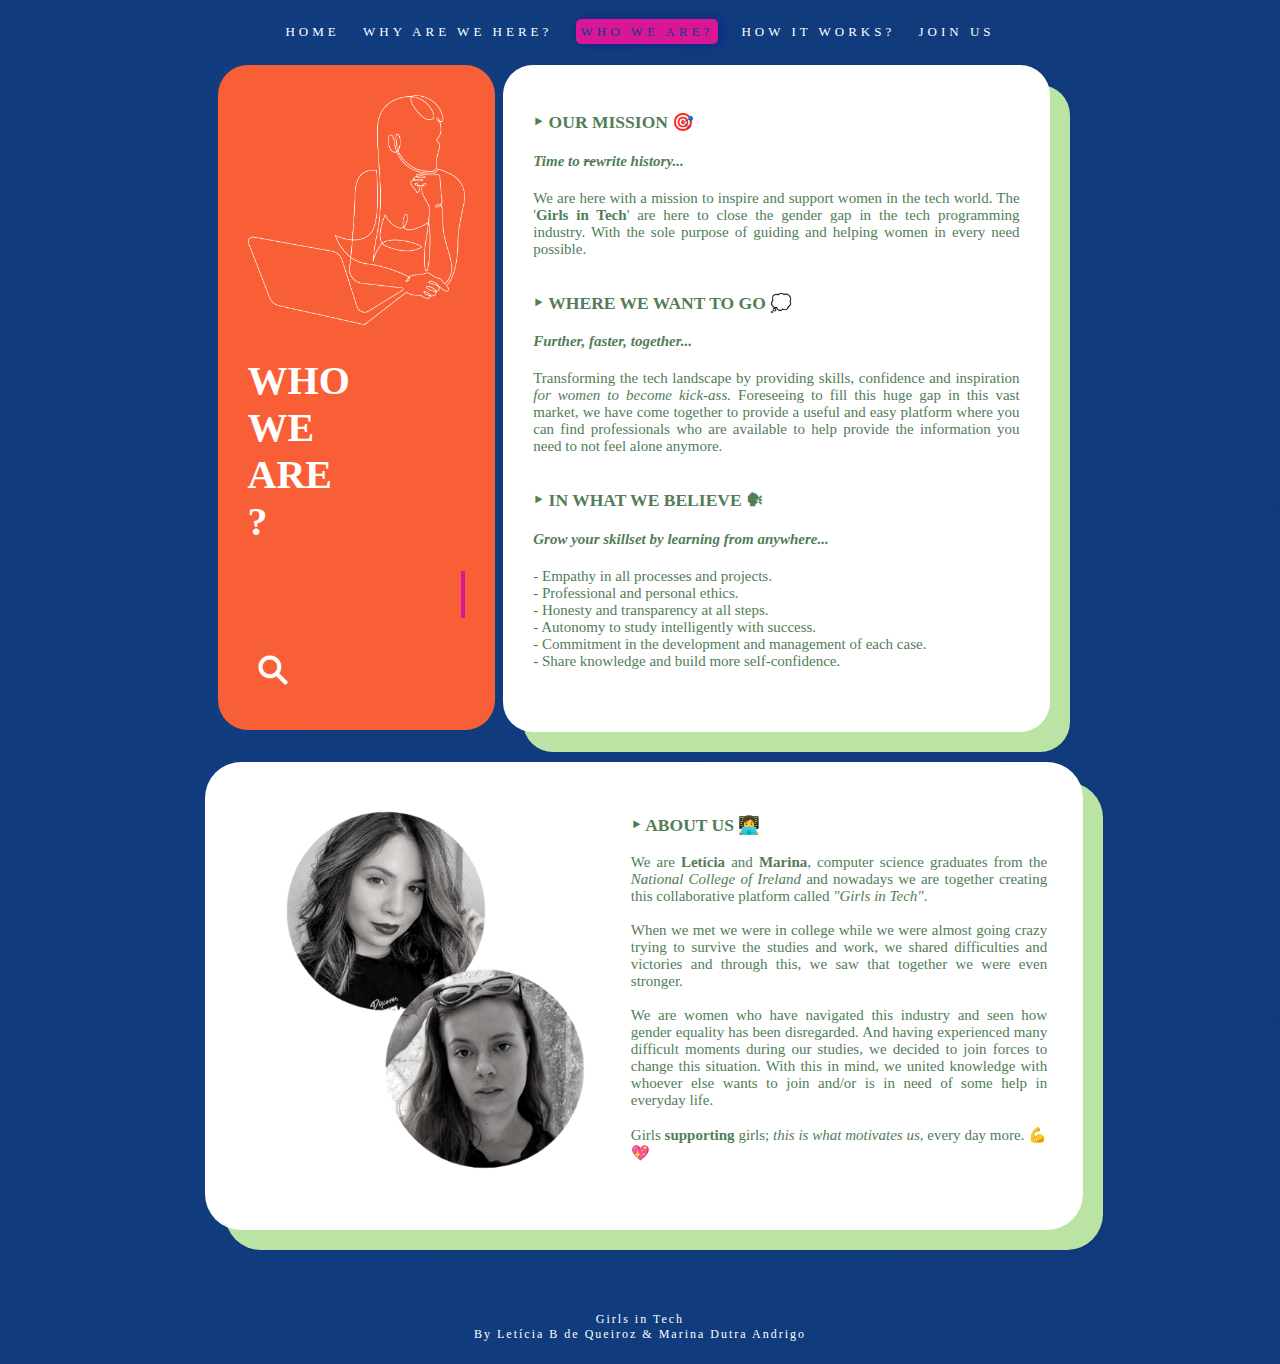
<file: wholeticia.html>
<!DOCTYPE html>

<html lang="en">
  <head>
    <title>Who we are</title>

    <meta charset="UTF-8" />
    <meta name="viewport" content="width=device-width, initial-scale=1.0" />
    <link rel="stylesheet" href="stylesheet.css" />
  </head>

  <body>
    <!-- animation bg -->
      <div class="grid-container-index">
        <div class="header">
          <nav id="nav">
            <ul class="nav navbar-nav">
              <li><a href="index.html">HOME</a></li>
              <li><a href="whymarina.html">WHY ARE WE HERE?</a></li>
              <li class="active"><a href="wholeticia.html">WHO WE ARE?</a></li>
              <li><a href="howleticia.html">HOW IT WORKS?</a></li>
              <li><a href="joinmarina.html">JOIN US</a></li>
            </ul>
          </nav>
        </div>

        <div class="middle flex">
            <div>
                <!-- icon part of the page with the logo for memorise for the user -->
          <div id="search-tittle2">
            <img src="iconwhite.png" alt="logo" width="100%" />
            <h1>WHO<br />WE<br />ARE<br />?</h1>
            <h1><br /></h1>
            <img src="search.png" alt="search_icon" height="50" />
          </div>
          <!-- mission, vision and values of the brand -->
          <div id="scenario3">
            <p>
              <h3><strong>‣ OUR MISSION 🎯</strong></h3>

              <p><h4><em>Time to <strike>re</strike>write history...</em></h4></p>

              We are here with a mission to inspire and support women in the
              tech world. The '<strong>Girls in Tech</strong>' are here to close
              the gender gap in the tech programming industry. With the sole
              purpose of guiding and helping women in every need possible.<br /><br />

              <h3><strong>‣ WHERE WE WANT TO GO 💭</strong></h3>

              <p><h4><em>Further, faster, together...</em></h4></p>

              Transforming the tech landscape by providing skills, confidence
              and inspiration <em>for women to become kick-ass.</em> Foreseeing
              to fill this huge gap in this vast market, we have come together to provide
              a useful and easy platform where you can find professionals who are
              available to help provide the information you need to not feel alone anymore. 
              <br /><br />

              <h3><strong>‣ IN WHAT WE BELIEVE 🗣</strong></h3>

              <p><h4><em>Grow your skillset by learning from anywhere...</em></h4></p>

              - Empathy in all processes and projects. <br>
              - Professional and personal ethics. <br>
              - Honesty and transparency at all steps. <br>
              - Autonomy to study intelligently with success. <br>
              - Commitment in the development and management of each case. <br>
              - Share knowledge and build more self-confidence.
              <br /><br />

        
            </p>
          </div>
          </div>
          <!-- description of the of the creators -->
          <div id="scenario4">
            <img id="stem2" src="juntas.png" alt="owners"> <h3><strong>‣ ABOUT US 👩‍💻</strong></h3>

            <p>
              We are <strong>Letícia</strong> and <strong>Marina</strong>, computer science graduates from the 
              <em>National College of Ireland</em> and nowadays we are together creating
              this collaborative platform called <em>"Girls in Tech"</em>.
              <br><br>
              When we met we were in college while we were
              almost going crazy trying to survive the studies and work, 
              we shared difficulties and victories and
              through this, we saw that together we were even stronger.
              <br><br>
              We are women who have navigated this industry and seen how gender equality has been disregarded.
              And having experienced many difficult moments during our studies,
              we decided to join forces to change this situation.
              With this in mind, we united knowledge with whoever else wants to join and/or is
              in need of some help in everyday life.
              <br><br>
              Girls <strong>supporting</strong> girls; <em>this is what motivates us</em>, every day more. 💪💖 <br /><br />
            </p>
          </div>
        </div>
        <!-- footer -->
        <div class="footer">
          <p>
            <br /><br />
            Girls in Tech <br />
            By Letícia B de Queiroz & Marina Dutra Andrigo
          </p>
        </div>
      </div>
    </div>
  </body>
</html>
</file>
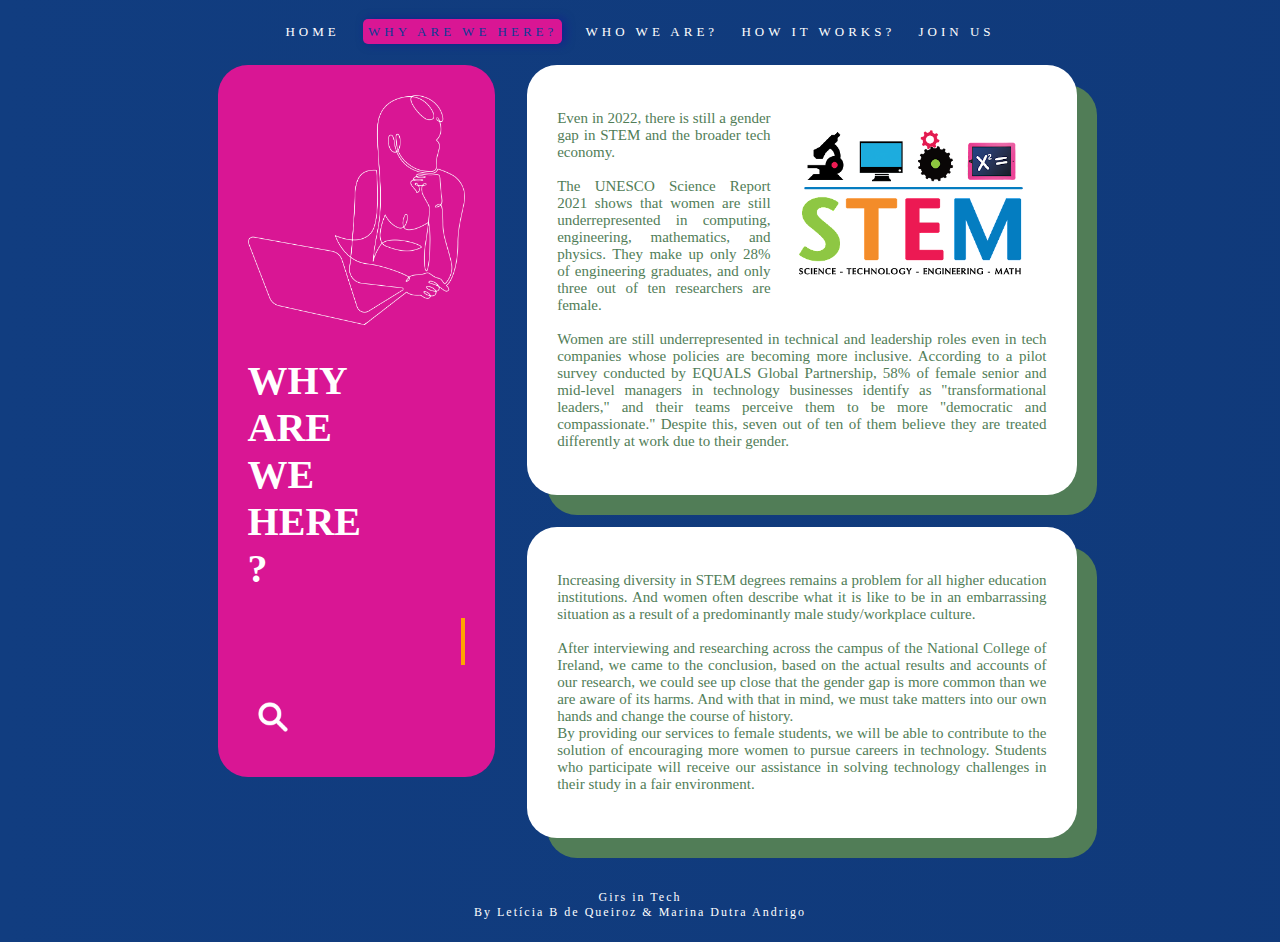
<file: whymarina.html>
<!DOCTYPE html>

<html lang="en">
  <head>
    <title>Why Girls in Tech</title>

    <meta charset="UTF-8" />
    <meta name="viewport" content="width=device-width, initial-scale=1.0" />
    <link rel="stylesheet" href="stylesheet.css" />
  </head>

  <body>
      <!-- animation bg -->
      <div class="grid-container-index">
        <div class="header">
          <nav id="nav">
            <ul class="nav navbar-nav">
              <li><a href="index.html">HOME</a></li>
              <li class="active">
                <a href="whymarina.html">WHY ARE WE HERE?</a>
              </li>
              <li><a href="wholeticia.html">WHO WE ARE?</a></li>
              <li><a href="howleticia.html">HOW IT WORKS?</a></li>
              <li><a href="joinmarina.html">JOIN US</a></li>
            </ul>
          </nav>
        </div>
        <!-- icon part of the page with the logo for memorise for the user -->
        <div class="middle">
          <div id="search-tittle">
            <img src="iconwhite.png" alt="logo" width="100%" />
            <h1>WHY<br />ARE<br />WE<br />HERE<br />?</h1>
            <h1><br /></h1>
            <img src="search.png" alt="search_icon" height="50" />
          </div>
          <div id="wrapper2">
            <div id="scenario1">
              <img id="stem" src="stem.png" alt="search_icon" />
              <p>
                Even in 2022, there is still a gender gap in STEM and the
                broader tech economy.<br /><br />

                The UNESCO Science Report 2021 shows that women are still
                underrepresented in computing, engineering, mathematics, and
                physics. They make up only 28% of engineering graduates, and
                only three out of ten researchers are female.<br /><br />

                Women are still underrepresented in technical and leadership
                roles even in tech companies whose policies are becoming more
                inclusive. According to a pilot survey conducted by EQUALS
                Global Partnership, 58% of female senior and mid-level managers
                in technology businesses identify as "transformational leaders,"
                and their teams perceive them to be more "democratic and
                compassionate." Despite this, seven out of ten of them believe
                they are treated differently at work due to their gender.
              </p>
            </div>

            <div id="scenario2">
              <p>
                Increasing diversity in STEM degrees remains a problem for all
                higher education institutions. And women often describe what it
                is like to be in an embarrassing situation as a result of a
                predominantly male study/workplace culture. <br /><br />
                After interviewing and researching across the campus of the
                National College of Ireland, we came to the conclusion, based on
                the actual results and accounts of our research, we could see up
                close that the gender gap is more common than we are aware of
                its harms. And with that in mind, we must take matters into our
                own hands and change the course of history.<br />
                By providing our services to female students, we will be able to
                contribute to the solution of encouraging more women to pursue
                careers in technology. Students who participate will receive our
                assistance in solving technology challenges in their study in a
                fair environment.
              </p>
            </div>
          </div>
        </div>

        <div class="footer">
          <p>
            <br /><br />
            Girs in Tech <br />
            By Letícia B de Queiroz & Marina Dutra Andrigo
          </p>
        </div>
      </div>
    </div>
  </body>
</html>
</file>
<file: stylesheet.css>
body {
  margin: 0;
  padding: 0;
  border: 0;
  font-family: Kallisto;
  text-align: center;
  height: 100%;
  background: linear-gradient(to right, rgb(17, 61, 128), rgb(0, 3, 33));
  background-size: 1800% 1800%;
  animation: animate-background 8s infinite ease-in-out;
}

@keyframes animate-background {
  0% {
    background-position: 0 50%;
  }
  50% {
    background-position: 100% 50%;
  }
  100% {
    background-position: 0 50%;
  }
}
.ball {
  position: absolute;
  border-radius: 100%;
  opacity: 0.2;
}

.grid-container-index {
  flex: 30%;
  display: grid;
  grid-template-areas:
    "header header header"
    "middle middle middle"
    "footer footer footer";
  grid-template-rows: 1fr 1fr 1fr;
  /* background: linear-gradient(45deg, rgb(25, 72, 144), rgb(0, 3, 33)); */
  color: #fff;
  margin: 0;
  padding: 0;
  border: 0;
  width: 100%;
  max-height: 100vh;
}

.header {
  grid-area: header;
  height: 10%;
  width: 100%;
}

.middle {
  grid-area: middle;
  width: 100%;
  height: auto;
}

.flex {
  display: flex;
  flex-direction: column;
  justify-content: center;
}

.footer {
  grid-area: footer;
  align-self: end;
  font-size: 12px;
  padding: 10px;
  letter-spacing: 2px;
  /* grid-area: footer;
  text-align: bottom;
  font-size: 12px;
  color: white;
  height: 10%;
  width: 100%;
  display: block; */
}

#nav {
  width: 100%;
  height: auto;
  text-align: center;
  margin-bottom: 0;
  border: 0;
  font-size: 15px !important;
  line-height: 1.42857143 !important;
  letter-spacing: 4px;
  border-radius: 0;
}

#nav ul {
  padding: 10px;
  text-align: center;
  font-size: 13px;
}

.nav li a:hover,
.nav li.active a {
  color: #0c3a96 !important;
  box-shadow: 3px 0px 10px #1407a180;
  background-color: #d91694 !important;
  border-radius: 5px;
  border: 20px;
  transition: color 1s;
  padding: 5px;
}
.nav-default .navbar-toggle {
  border-color: transparent;
  color: #fff !important;
}

#nav li {
  display: inline;
  padding: 8px;
}
#nav li a {
  border: 20px;
  color: white;
  text-decoration: none;
}

.grid-container-index > div > img {
  width: 70%;
  /* height: auto; */
  object-fit: cover;
}
/* topico do why com a logo */
#search-tittle {
  background-color: #d91694;
  color: white;
  display: block;
  float: left;
  text-align: left;
  font-size: 20px;
  border-radius: 30px;
  height: auto;
  padding: 30px;
  margin: 0 2rem 2rem 2rem;
}
/* topico do who com a logo */
#search-tittle2 {
  display: flex;
  background-color: #f85f36;
  color: white;
  display: block;
  float: left;
  text-align: left;
  font-size: 20px;
  border-radius: 30px;
  height: auto;
  padding: 30px;
  margin: 0 2rem 2rem 2rem;
}

#search-tittle2 > h1 {
  text-align: center;
}

@media (min-width: 1024px) {
  #search-tittle {
    width: 17%;
    height: auto;
    padding: 30px;
    margin-left: 17%;
  }

  #search-tittle2 {
    display: flex;
    background-color: #f85f36;
    color: white;
    display: block;
    float: left;
    text-align: left;
    font-size: 20px;
    border-radius: 30px;
    width: 17%;
    height: auto;
    padding: 30px;
    margin: 0 0 0 17%;
  }

  #search-tittle2 > h1 {
    text-align: left;
  }
}

/* The typewriter cursor effect who*/
#search-tittle2 h1:nth-child(3) {
  border-right: 0.1em solid #d91694;
  animation: blink-carett 0.75s step-end infinite;
}
@keyframes blink-carett {
  from,
  to {
    border-color: transparent;
  }
  50% {
    border-color: #d91694;
  }
}
/* The typewriter cursor effect why */
#search-tittle h1:nth-child(3) {
  border-right: 0.1em solid orange;
  animation: blink-caret 0.75s step-end infinite;
}
@keyframes blink-caret {
  from,
  to {
    border-color: transparent;
  }
  50% {
    border-color: orange;
  }
}
/* topico do who com a logo */
#search-tittle3 {
  display: flex;
  background-color: #517d57;
  color: white;
  display: block;
  float: left;
  text-align: left;
  font-size: 20px;
  border-radius: 30px;
  width: 17%;
  height: auto;
  padding: 30px;
  margin-left: 17%;
}
/* The typewriter cursor effect who*/
#search-tittle3 h1:nth-child(3) {
  border-right: 0.1em solid #bbe3a3;
  animation: blink-carett 0.75s step-end infinite;
}
@keyframes blink-carett {
  from,
  to {
    border-color: transparent;
  }
  50% {
    border-color: #bbe3a3;
  }
}

/* quadrado why conteudo */
#scenario1 {
  background-color: white;
  color: #517d57;
  padding: 30px;
  border-radius: 30px;
  box-shadow: 20px 20px #517d57;
  height: auto;
  font-size: 15px;
  font-weight: normal;
  display: block;
  float: right;
  max-width: 100%;
  margin: 2rem 2rem 0 2rem;
  text-align: justify;
}

#stem {
  position: relative;
  float: right;
  height: 190px;
  padding: 15px;
}
#stem2 {
  display: flex;
  position: relative;
  float: left;
  width: 380px;
  height: auto;
  padding: 5px;
}

#scenario2 {
  background-color: white;
  color: #517d57;
  padding: 30px;
  border-radius: 30px;
  box-shadow: 20px 20px #517d57;
  text-align: justify;
  height: auto;
  font-size: 15px;
  font-weight: normal;
  display: block;
  float: right;
  text-align: justify;
  max-width: 100%;
  margin: 2rem 2rem 0 2rem;
}
#scenario3 {
  display: flex;
  background-color: white;
  color: #517d57;
  padding: 30px;
  border-radius: 30px;
  box-shadow: 20px 20px #bbe3a3;
  margin: 0 2rem 0 2rem;
  text-align: justify;
  margin-top: 0;
  margin-left: 0;
  height: auto;
  font-size: 15px;
  font-weight: normal;
  display: block;
  float: right;
  margin-bottom: 30px;
}

#scenario4 {
  display: flex;
  background-color: white;
  color: #517d57;
  padding: 36px;
  border-radius: 36px;
  box-shadow: 20px 20px #bbe3a3;
  margin: 0 2rem 0 2rem;
  height: auto;
  text-align: justify;
  font-size: 15px;
  font-weight: normal;
  display: block;
  float: right;

  margin-bottom: 30px;
}

@media (min-width: 1024px) {
  #scenario1 {
    width: 65%;
    margin: 0 0 2rem 0;
  }
  #scenario2 {
    width: 65%;
    margin: 0 0 0 0;
  }

  #wrapper2 {
    display: flex;
    flex-direction: column;
  }

  #scenario3 {
    width: 38%;
    text-align: justify;
    margin-right: 18%;
    margin-top: 0;
    margin-left: 0;
  }

  #scenario4 {
    width: 63%;
    margin-right: 16%;
    margin-left: 16%;
  }
}

#scenario5 {
  display: flex;
  background-color: white;
  color: #517d57;
  padding: 30px;
  border-radius: 30px;
  box-shadow: 20px 20px #f85f36;
  width: 38%;
  height: auto;
  text-align: justify;
  font-size: 15px;
  font-weight: normal;
  display: block;
  float: right;
  margin-right: 18%;
  margin-bottom: 30px;
}
/*join*/

.plan-option {
  display: block;
  float: center;
  background-color: #517d57;
  width: 50%;
  margin: auto;
  padding: 100;
  border-radius: 30px;
  font-size: 15px;
  margin-bottom: 30px;
  /* margin-right: 25%; */
  justify-content: center;
  align-items: center;
}

.columns {
  float: left;
  width: 20%;
  padding: 10;
  margin: 20px;
  border-radius: 0;
  background-color: white;
  color: black;
  -webkit-transition: 0.3s;
  transition: 0.3s;
}

.price {
  list-style-type: none;
  border: 1px solid #d91694;
  margin: 0;
  padding: 0;
  -webkit-transition: 0.3s;
  transition: 0.3s;
}

.price:hover {
  box-shadow: 0 20px 20px 0 rgba(0, 0, 0, 0.2);
}

.price .title {
  background-color: #d91694;
  color: white;
  font-size: 25px;
}

.price li {
  border-bottom: 1px solid #eee;
  padding: 20px;
  text-align: center;
}

.price .grey {
  background-color: #eee;
  font-size: 20px;
}

@media only screen and (max-width: 600px) {
  .columns {
    width: 33%;
  }
}

.form {
  display: flex;
  justify-content: center;
  align-items: center;
  background: #fa9f0c;
  border-radius: 30px;
  box-shadow: 20px 20px #d91694;
  width: 470px;
  padding: 30px;
  border-radius: 30px;
  font-size: 15px;
  display: block;
  clear: both;
}

.form fieldset {
  border: 0px;
  padding: 0px;
  margin: 0px;
}

.form p.contact {
  margin: 0px 0px 10px 0;
  line-height: 18px;
}

.form input[type="text"] {
  width: 400px;
}

.form input[type="email"] {
  width: 400px;
}

.form input[type="password"] {
  width: 400px;
}

.form input[type="address"] {
  width: 400px;
}

.form input.birthday {
  width: 120px;
}
.form .profile {
  width: 410px;
}
.form .plan {
  width: 410px;
}

.form label {
  color: white;
  font-weight: bold;
}
.form input,
textarea {
  background-color: white;
  border: 1px solid #d91694;
  padding: 7px;
  color: #d91694;
  font-size: 14px;
  -webkit-border-radius: 5px;
  margin-bottom: 15px;
  margin-top: -10px;
}
.form input:focus,
textarea:focus {
  border: 1px solid #d91694;
  background-color: rgba(255, 255, 255, 1);
  outline-color: #d91694;
}
.form .select-style {
  -webkit-appearance: button;
  -webkit-border-radius: 2px;
  -webkit-box-shadow: 0px 1px 3px rgba(0, 0, 0, 0.1);
  -webkit-padding-end: 20px;
  -webkit-padding-start: 2px;
  -webkit-user-select: none;
  background-image: url(images/select-arrow.png);
  -webkit-linear-gradient: (#fafafa, #f4f4f4 40%, #e5e5e5);
  background-position: center right;
  background-repeat: no-repeat;
  border: 0px solid #d91694;
  color: grey;
  font-size: inherit;
  margin: 0;
  overflow: hidden;
  padding-top: 5px;
  padding-bottom: 5px;
  text-overflow: ellipsis;
  white-space: nowrap;
  outline-color: #d91694;
}

.form input.buttom {
  background: #4b8df9;
  display: inline-block;
  padding: 5px 10px 6px;
  color: #fbf7f7;
  text-decoration: none;
  font-weight: bold;
  line-height: 1;
  -moz-border-radius: 5px;
  -webkit-border-radius: 5px;
  border-radius: 5px;
  -moz-box-shadow: 0 1px 3px #999;
  -webkit-box-shadow: 0 1px 3px #999;
  box-shadow: 0 1px 3px #999;
  text-shadow: 0 -1px 1px #222;
  border: none;
  position: relative;
  cursor: pointer;
  font-size: 14px;
}
.form input.buttom:hover {
  background-color: #2a78f6;
}

#profilee {
  background: #d91694;
  width: 200px;
  margin-left: 20px;
  padding: 30px;
  border-radius: 30px;
  font-size: 20px;
  display: block;
  clear: 0;
  float: left;
}

/* Responsive layout - when the screen is less than 700px wide, make the two columns stack on top of each other instead of next to each other */
@media screen and (max-width: 700px) {
  .scenario1,
  .scenario2,
  .form,
  .nav,
  .contat,
  .grid-container-index,
  .columns,
  .stem {
    flex-direction: column;
  }
}

.plan-container {
  display: flex;
  flex-direction: column;
  gap: 1rem;
}
.columns2 {
  float: left;
  padding: 10;
  border-radius: 0;
  background-color: white;
  color: rgb(19, 11, 86);
  -webkit-transition: 0.3s;
  transition: 0.3s;
}

@media (min-width: 1124px) {
  .plan-container {
    display: flex;
    flex-direction: row;
  }
}

.flex-form {
  width: 100%;
  grid-column: span 3 / span 3;
  display: flex;
  justify-content: center;
  align-items: center;
}
</file>
